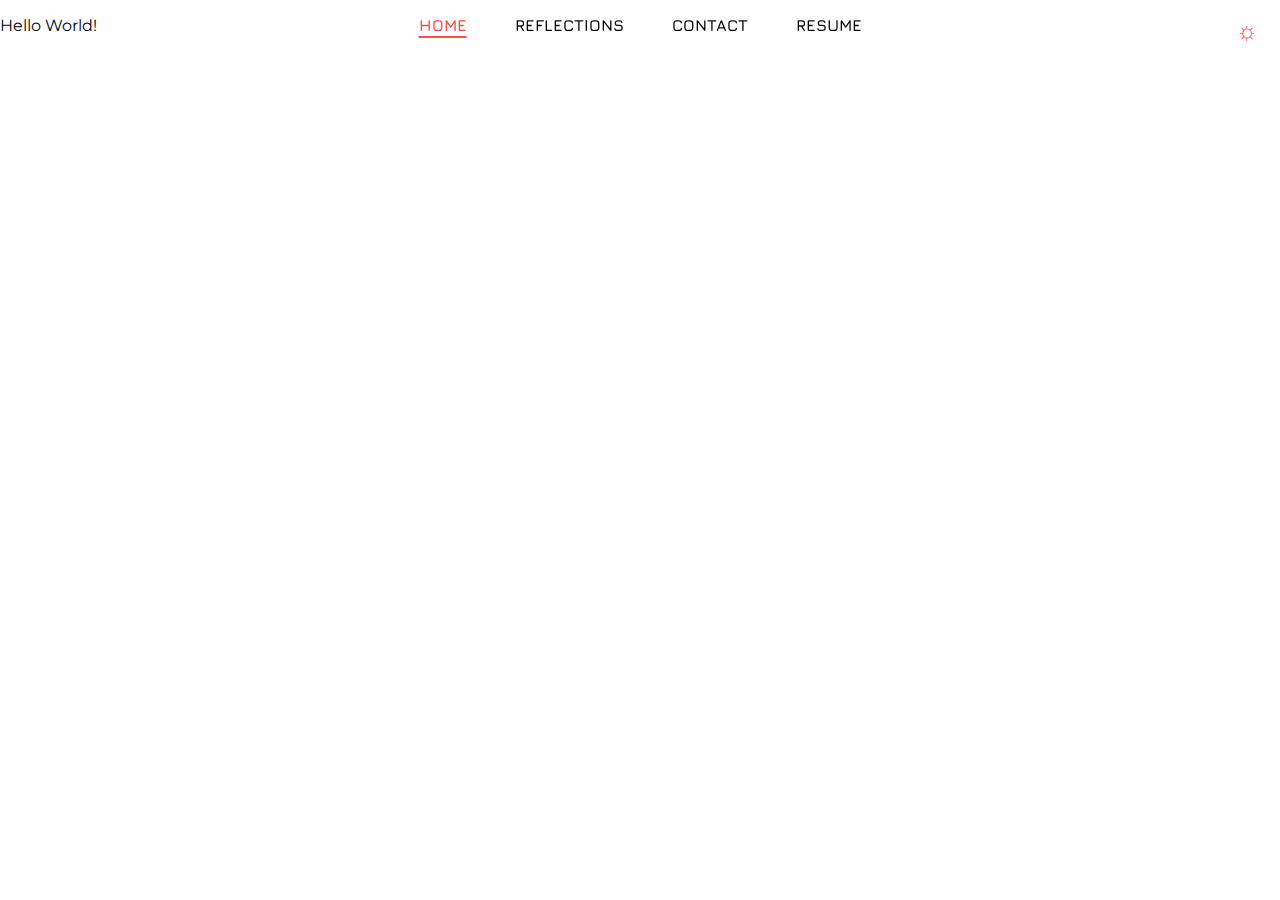
<file: index.html>
<!DOCTYPE html>
<html lang = 'en'>
<head>
    <meta charset = 'UTF-8'>
    <meta name = 'viewport' content = 'width=device-width, initial-scale = 1.0'>
    <title>Christine Chee Portfolio</title>

    <!-- Fonts -->
    <link rel="preconnect" href="https://fonts.googleapis.com">
    <link rel="preconnect" href="https://fonts.gstatic.com" crossorigin>
    <link href="https://fonts.googleapis.com/css2?family=Jura:wght@300..700&family=Montserrat:ital,wght@0,100..900;1,100..900&display=swap" rel="stylesheet">

    <!-- CSS Link -->
    <link rel = 'stylesheet' href = 'assets/styles/main.css'>

</head>
<body>
    <header>
        <button id = 'theme-mode-btn'>&#9788;</button>
        <nav id = 'nav-placeholder'></nav> 
    </header>

    <main>
        <p>Hello World!</p>
    </main>

    <footer>

    </footer>

    <!-- JS Link -->
    <script src = 'assets/js/main.js'></script>
</body>
</html>
</file>
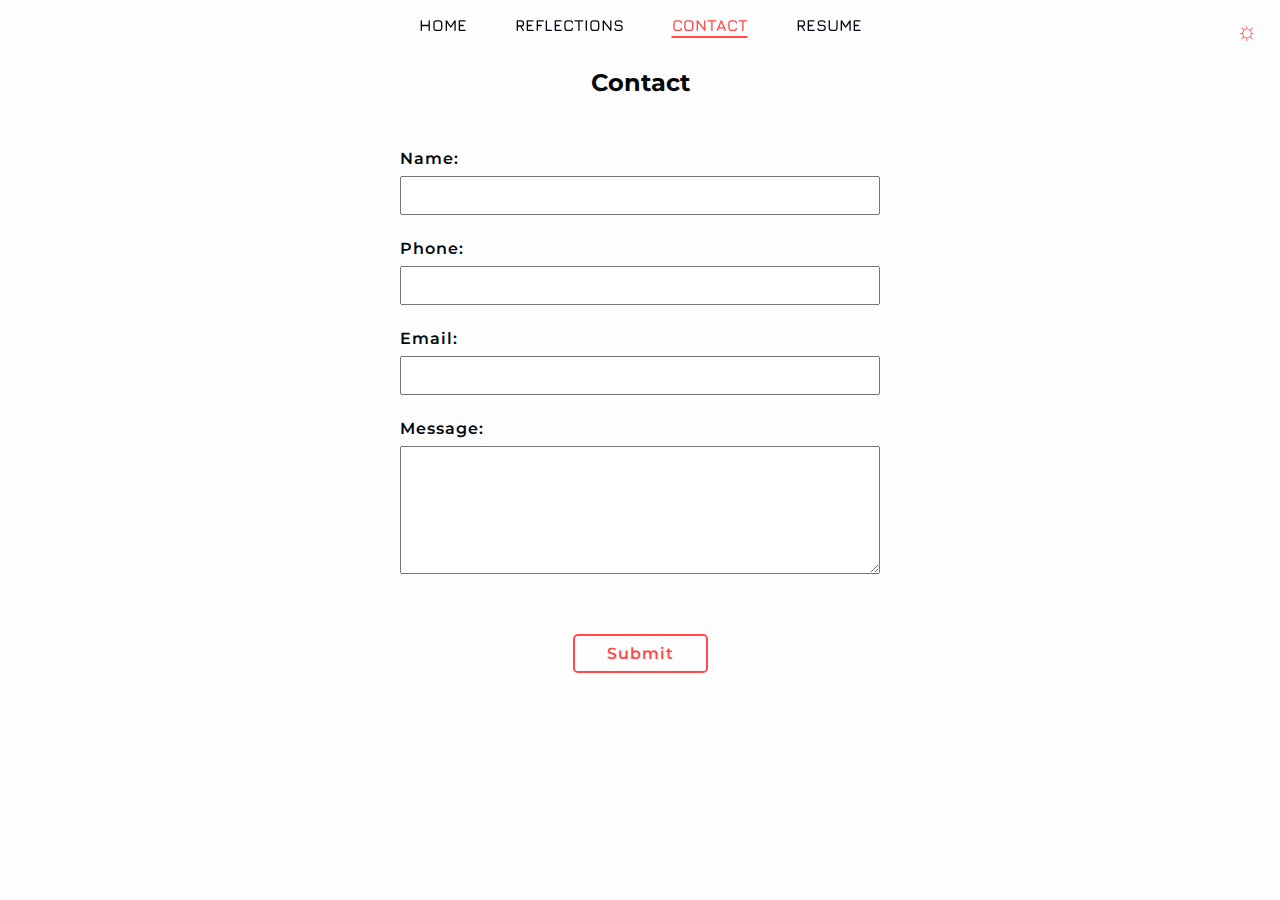
<file: contact.html>
<!DOCTYPE html>
<html lang = 'en'>
<head>
    <meta charset = 'UTF-8'>
    <meta name = 'viewport' content = 'width = device-width, initial-scale = 1.0'>
    <title>Contact - Christine Chee Portfolio</title>

    <!-- PNG favicon -->
    <link rel = 'icon' type = 'image/png' href = 'assets/images/icons-pixel-star-40.png'>

    <!-- Fonts -->
    <link rel = 'preconnect' href = 'https://fonts.googleapis.com'>
    <link rel = 'preconnect' href = 'https://fonts.gstatic.com' crossorigin>
    <link href = 'https://fonts.googleapis.com/css2?family=Jura:wght@300..700&family=Montserrat:ital,wght@0,100..900;1,100..900&display=swap' rel = 'stylesheet'>

    <!-- CSS Link -->
    <link rel = 'stylesheet' href = 'assets/styles/main.css'>

</head>
<body>
    <header>
        <button id = 'theme-mode-btn'>&#9788;</button>
        <nav id = 'nav-placeholder'></nav>
    </header>

    <main>
        <!-- Contact Intro -->
        <h2 class = 'page-title'>Contact</h2>
        <!-- Contact Form -->
        <section class = 'contact-container'>
            <form id = 'contact-form'>
                <!-- Name -->
                <label for = 'name'>Name: </label>
                <input type = 'text' id = 'name-input' name = 'name' required>

                <!-- Phone -->
                <label for = 'phone'>Phone: </label>
                <input type = 'text' id = 'phone-input' name = 'phone' required>

                <!-- Email -->
                <label for = 'email'>Email: </label>
                <input type = 'text' id = 'email-input' name = 'email' required>

                <!-- Message -->
                <label for = 'message'>Message: </label>
                <textarea id = 'message-input' name = 'message' required></textarea>

                <!-- Validation Message -->
                <div id = 'validation-message'></div> 

                <!-- Submit -->
                <button class = 'submit-btn' type = 'submit'>Submit</button>

            </form>

            <!-- Thank You Message -->
            <section id = 'thankyou-section' class = 'thankyou-section'>
                <h3> Your form has been submitted successfully. I will reach out to you soon. Thank You!</h3>
                <p>From,</p>
                <p></p>
                <!-- <img src = ''> -->
            </section>

        </section>

    </main>

    <footer>
        <section id = 'footer-placeholder'></section>
    </footer>

    <!-- JS Link -->
    <script src = 'assets/js/main.js'></script>
    <script src = 'assets/js/contact.js'></script>
</body>
</html>
</file>
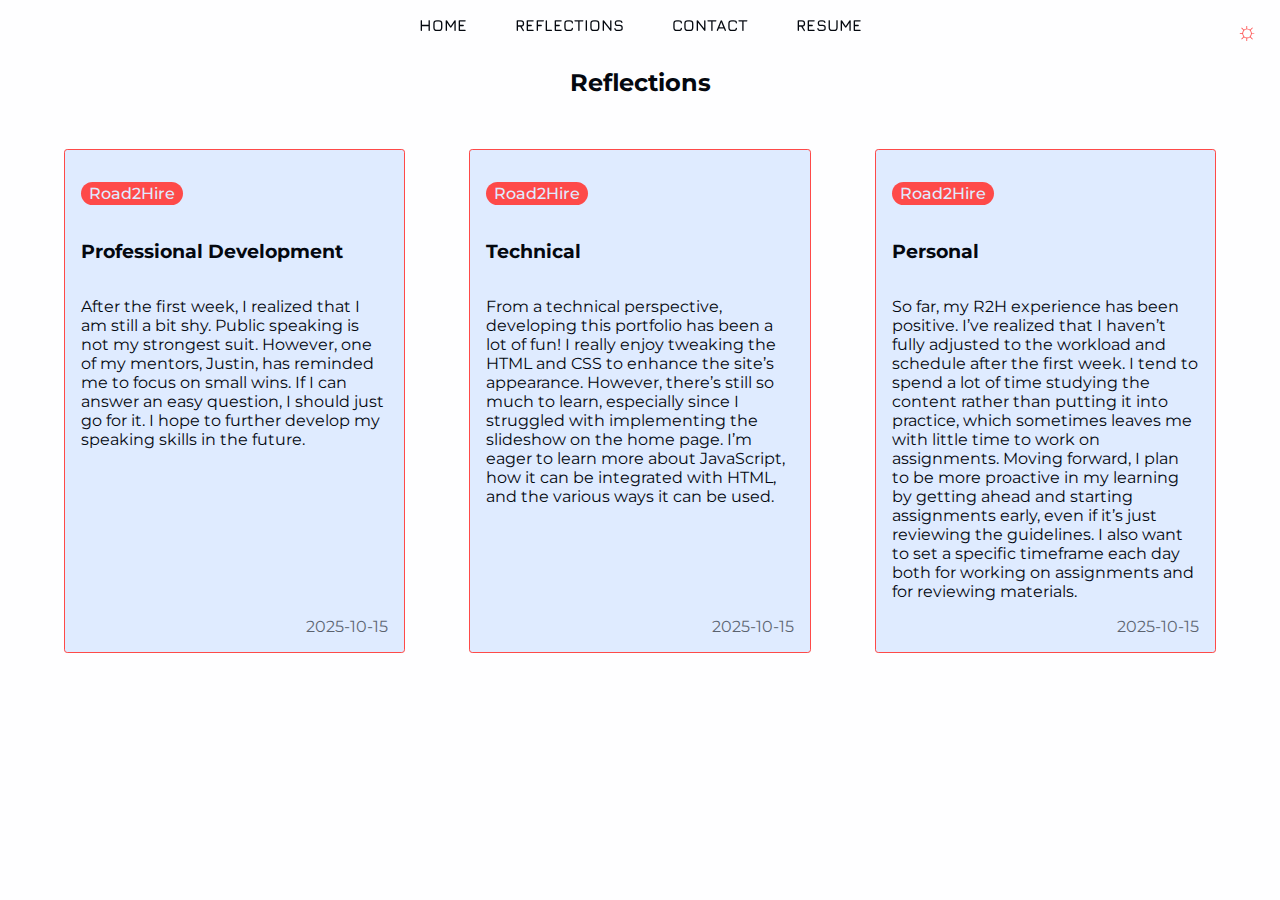
<file: reflections-r2h.html>
<!DOCTYPE html>
<html lang = 'en'>
<head>
    <meta charset = 'UTF-8'>
    <meta name = 'viewport' content = 'width = device-width, initial-scale = 1.0'>
    <title>Reflections - Christine Chee Portfolio</title>

    <!-- PNG favicon -->
    <link rel = 'icon' type = 'image/png' href = 'assets/images/icons-pixel-star-40.png'>

    <!-- Fonts -->
    <link rel = 'preconnect' href = 'https://fonts.googleapis.com'>
    <link rel = 'preconnect' href = 'https://fonts.gstatic.com' crossorigin>
    <link href = 'https://fonts.googleapis.com/css2?family=Jura:wght@300..700&family=Montserrat:ital,wght@0,100..900;1,100..900&display=swap' rel = 'stylesheet'>

    <!-- CSS Link -->
    <link rel = 'stylesheet' href = 'assets/styles/main.css'>

</head>
<body>
    <header>
        <button id = 'theme-mode-btn'>&#9788;</button>
        <nav id = 'nav-placeholder'></nav>
    </header>

    <main>
        <h2 class = 'page-title'>Reflections</h2>
        <section id = 'reflections-grid' class = 'reflections-grid'></section>


    </main>

    <footer>
        <section id = 'footer-placeholder'></section>
    </footer>

    <!-- JS Link -->
    <script src = 'assets/js/main.js'></script>
    <script src = 'assets/js/reflections-r2h.js'></script>
</body>
</html>
</file>
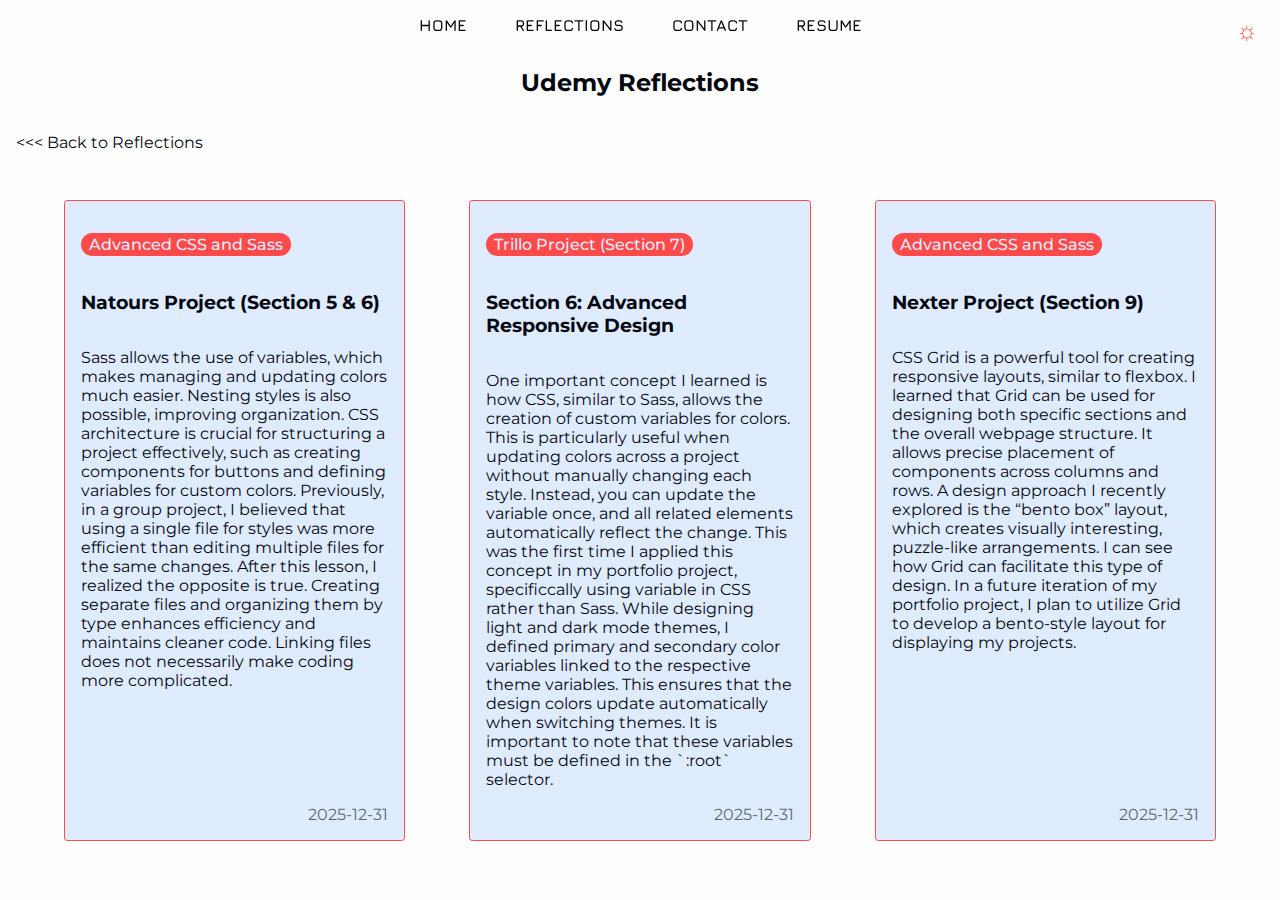
<file: reflections-udemy.html>
<!DOCTYPE html>
<html lang = 'en'>
<head>
    <meta charset = 'UTF-8'>
    <meta name = 'viewport' content = 'width = device-width, initial-scale = 1.0'>
    <title>Udemy Reflections - Christine Chee Portfolio</title>

    <!-- PNG favicon -->
    <link rel = 'icon' type = 'image/png' href = 'assets/images/icons-pixel-star-40.png'>

    <!-- Fonts -->
    <link rel = 'preconnect' href = 'https://fonts.googleapis.com'>
    <link rel = 'preconnect' href = 'https://fonts.gstatic.com' crossorigin>
    <link href = 'https://fonts.googleapis.com/css2?family=Jura:wght@300..700&family=Montserrat:ital,wght@0,100..900;1,100..900&display=swap' rel = 'stylesheet'>

    <!-- CSS Link -->
    <link rel = 'stylesheet' href = 'assets/styles/main.css'>

</head>
<body>
    <header>
        <button id = 'theme-mode-btn'>&#9788;</button>
        <nav id = 'nav-placeholder'></nav>
    </header>

    <main>
        <h2 class = 'page-title'>Udemy Reflections</h2>

        <!-- Back Button -->
        <a class = 'back-btn' data-page = 'reflections' href = 'reflections.html'> <<< Back to Reflections</a>

        <!-- Reflectioins Grid -->
        <section id = 'reflections-grid' class = 'reflections-grid'></section>
    </main>

    <footer>
        <section id = 'footer-placeholder'></section>
    </footer>

    <!-- JS Link -->
    <script src = 'assets/js/main.js'></script>
    <script src = 'assets/js/reflections-udemy.js'></script>
</body>
</html>
</file>
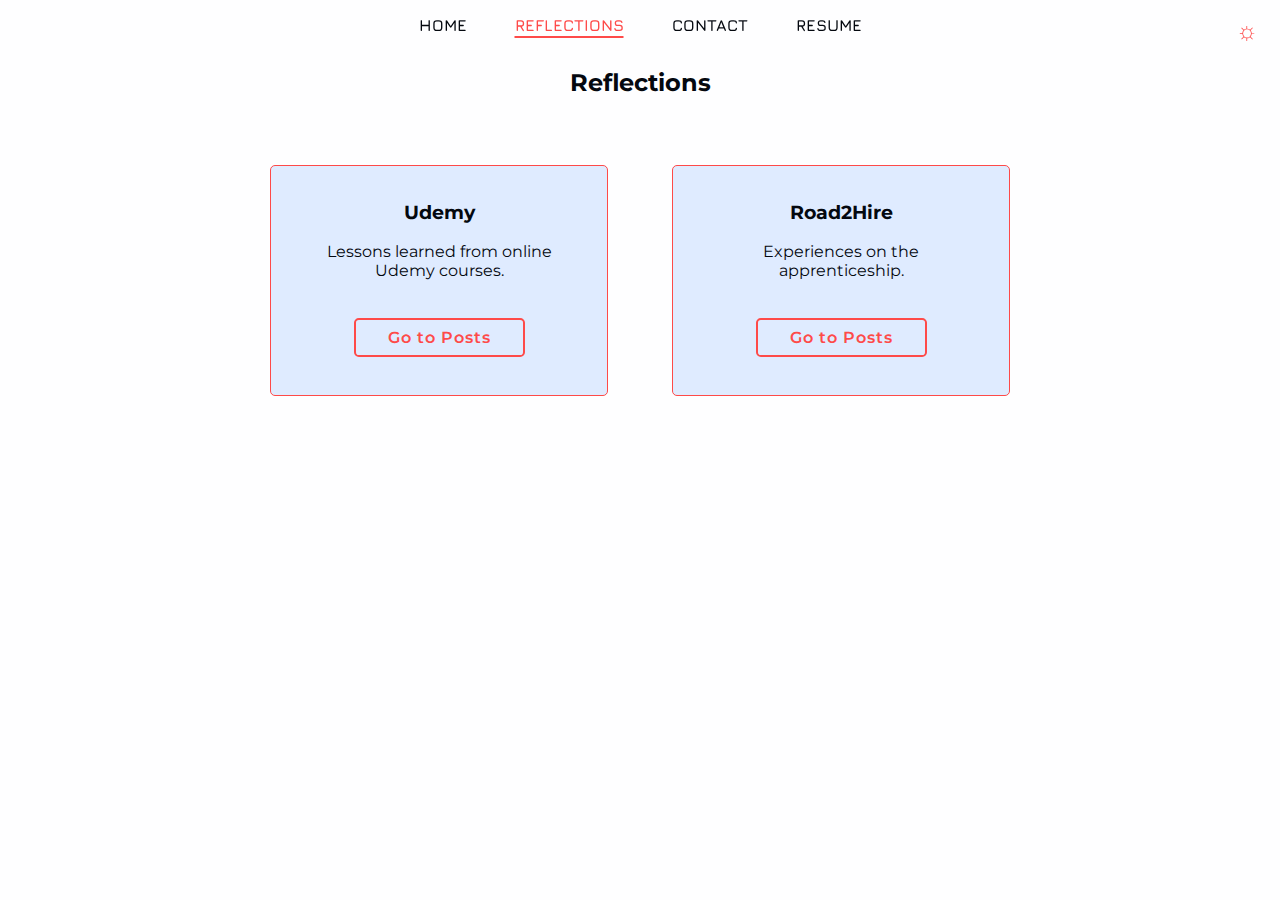
<file: reflections.html>
<!DOCTYPE html>
<html lang = 'en'>
<head>
    <meta charset = 'UTF-8'>
    <meta name = 'viewport' content = 'width = device-width, initial-scale = 1.0'>
    <title>Reflections - Christine Chee Portfolio</title>

    <!-- PNG favicon -->
    <link rel = 'icon' type = 'image/png' href = 'assets/images/icons-pixel-star-40.png'>

    <!-- Fonts -->
    <link rel = 'preconnect' href = 'https://fonts.googleapis.com'>
    <link rel = 'preconnect' href = 'https://fonts.gstatic.com' crossorigin>
    <link href = 'https://fonts.googleapis.com/css2?family=Jura:wght@300..700&family=Montserrat:ital,wght@0,100..900;1,100..900&display=swap' rel = 'stylesheet'>

    <!-- CSS Link -->
    <link rel = 'stylesheet' href = 'assets/styles/main.css'>

</head>
<body>
    <header>
        <button id = 'theme-mode-btn'>&#9788;</button>
        <nav id = 'nav-placeholder'></nav>
    </header>

    <main>
        <h2 class = 'page-title'>Reflections</h2>
        <section class = 'topic-tiles-container'>
            <!-- Udemy -->
            <div class = 'topic-tiles'>
                <h3>Udemy</h3>
                <p>Lessons learned from online Udemy courses.</p>
                <a href = 'reflections-udemy.html'>Go to Posts</a>
            </div>

            <!-- R2H -->
            <div class = 'topic-tiles'>
                <h3>Road2Hire</h3>
                <p>Experiences on the apprenticeship.</p>
                <a href = 'reflections-r2h.html'>Go to Posts</a>
            </div>
        </section>
    </main>

    <footer>
        <section id = 'footer-placeholder'></section>
    </footer>

    <!-- JS Link -->
    <script src = 'assets/js/main.js'></script>
</body>
</html>
</file>
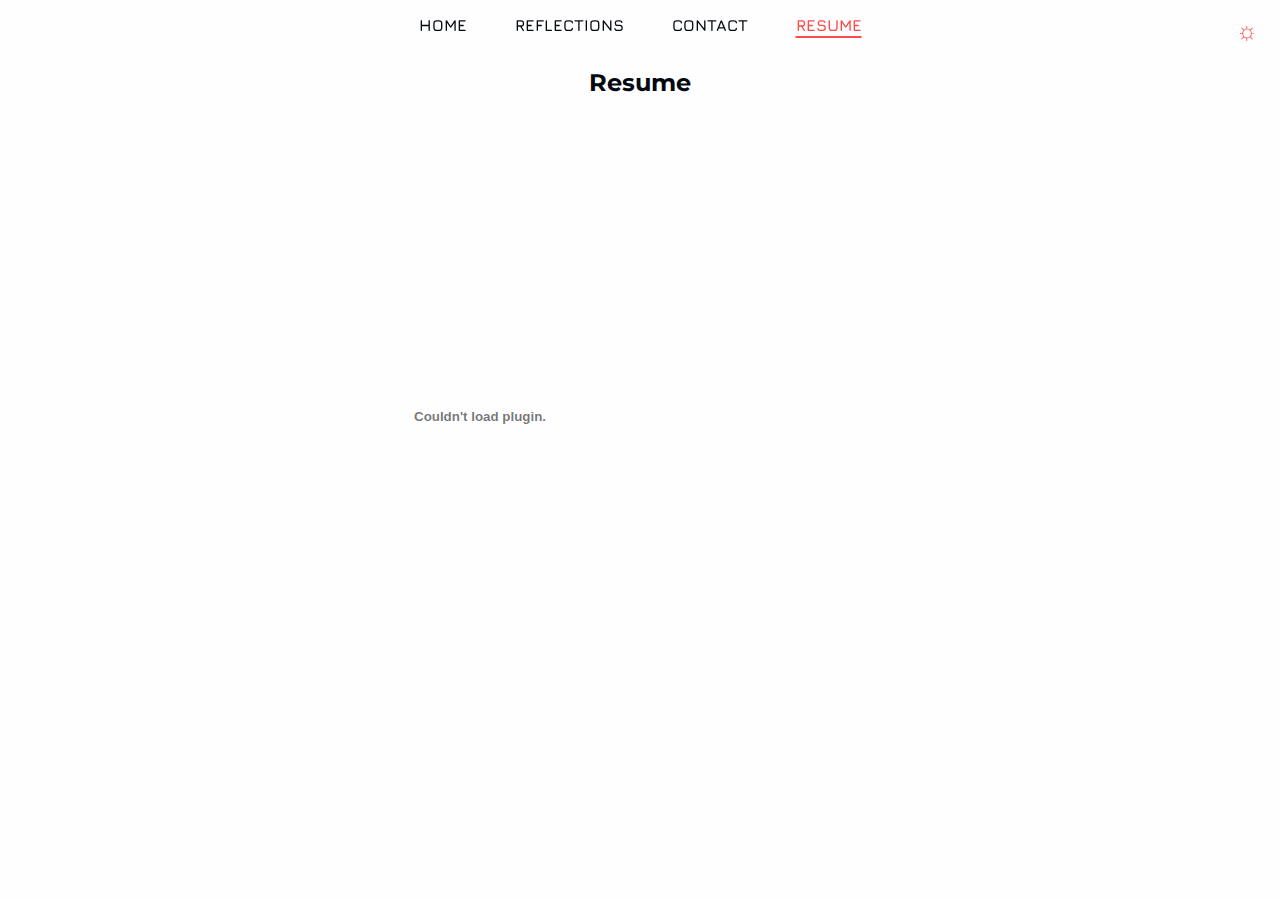
<file: resume.html>
<!DOCTYPE html>
<html lang = 'en'>
<head>
    <meta charset = 'UTF-8'>
    <meta name = 'viewport' content = 'width = device-width, initial-scale = 1.0'>
    <title>Resume - Christine Chee Portfolio</title>

    <!-- PNG favicon -->
    <link rel = 'icon' type = 'image/png' href = 'assets/images/icons-pixel-star-40.png'>

    <!-- Fonts -->
    <link rel = 'preconnect' href = 'https://fonts.googleapis.com'>
    <link rel = 'preconnect' href = 'https://fonts.gstatic.com' crossorigin>
    <link href = 'https://fonts.googleapis.com/css2?family=Jura:wght@300..700&family=Montserrat:ital,wght@0,100..900;1,100..900&display=swap' rel = 'stylesheet'>

    <!-- CSS Link -->
    <link rel = 'stylesheet' href = 'assets/styles/main.css'>

</head>
<body>
    <header>
        <button id = 'theme-mode-btn'>&#9788;</button>
        <nav id = 'nav-placeholder'></nav>
    </header>

    <main>
        <h2 class = 'page-title'>Resume</h2>
        <section>
            <embed src = 'assets/pdf/Christine_Chee_Resume.pdf' width = '75%' height = '600px' type = 'application/pdf'> 
        </section>

    </main>

    <footer>
        <section id = 'footer-placeholder'></section>
    </footer>

    <!-- JS Link -->
    <script src = 'assets/js/main.js'></script>
</body>
</html>
</file>
<file: assets/styles/main.css>
/* Mobile first (default) */
/* =========================
    Variables & Themes    
==========================*/
:root {
    --light-blue: #d5e7fe;
    --charcoal-blue: #454851ff;
    --ink-black: #04080fff;
    --glaucous: #507dbcff;
    --powder-blue: #a1c6eaff;
    --lavender: #DFEBFF;
    --alabaster-grey: #dae3e5ff;
    --white: #fefeffff;
    --tomato: #FE4A49;

    /* Dark Theme Colors */
    --dark-purple: #181627;
    --space-indigo: #171738ff;
    --deep-twilight: #2e1760ff;
    --vivid-royal: #3423a6ff;
    --glaucous: #7180b9ff;
    --apricot-cream: #fed18cff;
    --honeydew: #dff3e4ff;

    /* Active Colors */
    --color-bg: var(--white);
    --color-text: var(--ink-black);
    --color-primary: var(--ink-black);
    --color-secondary: var(--tomato);
    --color-third: var(--lavender);
    --hidden-nav-bg: var(--powder-blue);
    --footer-bg: var(--light-blue);
    --contact-ty-bg: url('../images/light-ocean.jpg');
}

.theme-dark {
    /* Active Colors */
    --color-bg: var(--space-indigo);
    --color-text: var(--white);
    --color-primary: var(--honeydew);
    --color-secondary: var(--apricot-cream);
    --color-third: var(--deep-twilight);
    --hidden-nav-bg: var(--deep-twilight);
    --footer-bg: var(--dark-purple);
    --contact-ty-bg: url('../images/dark-ocean.jpg'); 
}

/* =========================
    Base Styles    
==========================*/
html {
    margin: 0;
    padding: 0;
    height: 100%;
    min-width: 100vw;
    min-height: 100vh;
    font-family: 'Montserrat', sans-serif;
}

body {
    display: flex;
    flex-direction: column;
    margin: 0;
    padding: 0;
    height: 100%;
    background-color: var(--color-bg);
    color: var(--color-text);
    transition: background-color 0.7s ease, color 0.5s ease;
}

main {
    display: flex;
    flex-direction: column;
    /* min-height: 100vh; */
    /* flex: 1; */
    flex: 1 0 auto;
    justify-content: flex-start;
    align-content: flex-start;

}

main .page-title {
    text-align: center;
    padding-top: 2em;
}

button {
    background: none;
    font-size: 1.25em;
    border: none;
    color: var(--color-secondary);
}

/* =========================
    Header     
==========================*/
/* Top Nav */
.top-nav {
    position: fixed;
    width: 100vw;
    margin: 0.5em;
    padding: 0;
    display: flex;
    align-items: center;
    justify-content: space-between;
    overflow-x: hidden;
    background: transparent;
    color: var(--color-primary);
    z-index: 50;
}

.top-nav ul{
    display: none;
    background-color: transparent;
    backdrop-filter: blur(10px);
}

#hamburger-nav {
    display: flex;
    align-items: center;
    justify-content: center;
    background: none;
    font-size: 2em;
    border: transparent;
    color: var(--color-secondary);
    backdrop-filter: blur(10px);
    /* border: 2px solid var(--white); */
    border-radius:10px;
}

#hidden-nav {
    position: fixed;
    left: -250px;
    top: 0;
    width: 250px;
    height: 100vh;
    background: var(--hidden-nav-bg);
    color: var(--color-primary);
    transition: left 0.5s ease;
    z-index: 50;
    font-family: 'Jura', sans-serif;
    overflow: hidden;
}

#hidden-nav.open {
    left: 0;
}

#hidden-nav ul {
    margin: 0;
    padding: 3em 2em;
    width: 100%;
    height: 100%;
    list-style: none;
    display: flex;
    flex-direction: column;
    justify-content: start;
    gap: 1.5em;
    box-sizing: border-box;
}

#hidden-nav a {
    color: var(--color-primary);
    font-weight:700;
    text-decoration: none;
}

#hidden-nav a:hover {
    color: var(--color-secondary);
}

#hidden-nav a.active {
    color: var(--color-secondary);
    text-decoration: underline;
    text-decoration-thickness: 1.5px;
    text-underline-offset: 5px;
}

#nav-overlay {
    position: fixed;
    top: 0; 
    left: 0;
    width: 100vw; 
    height: 100vh;
    background: rgba(0,0,0,0.5);
    display: none;
    z-index: 45;
}

#nav-close-btn {
    position: absolute;
    top: 0.25em;
    right: 0.5em;
    font-size: 2em;
    cursor: pointer;
}

#nav-overlay.show {
    display: block;
}

/* Theme toggle always visible */
#theme-mode-btn {
    position: fixed;
    top: 1rem;
    right: 1rem;
    font-size: 1.5em;
    z-index: 55;
    background-color: transparent;
    border-radius: 1px;
    backdrop-filter: blur(10px);
}

#theme-mode-btn:hover {
    cursor: pointer;
}

@media (min-width: 768px) { 
    .top-nav {
        margin: 0.5em auto;
        display: flex;
        align-items: center;
        justify-content: center;
        overflow-x: hidden;
        background: transparent;
        color: var(--color-primary);
        font-family: 'Jura', sans-serif;
        text-transform: uppercase;
    }

    .top-nav ul {
        margin: 0;
        padding: 0.5em 1.5em;
        list-style: none;
        display: flex;
        align-items: center;
        justify-content: center;
        /* width: 100%; */
        gap: 3em;
        background-color: transparent;
        border-radius: 25px;
        backdrop-filter: blur(10px);
        display: inline-flex;
    }

    .top-nav a {
        padding: 0;
        color: var(--color-primary);
        font-weight: 700;
        text-decoration: none;
        transition: color 0.3s ease, text-underline-offset 0.3s ease;
    }

    .top-nav a:hover {
        color: var(--color-secondary);
        cursor: pointer;
    }

    .top-nav a.active {
        color: var(--color-secondary);
        text-decoration: underline;
        text-decoration-thickness: 1.5px;
        text-underline-offset: 5px;
    }

    #hamburger-nav {
        display: none;
    }
}

/* =========================
    Footer    
==========================*/
footer {
    margin-top: 2em;
    padding: 0;
    display: flex;
    flex-shrink: 0;
    justify-content: center;
    width: 100vw;
    overflow-x: hidden;
    background: var(--footer-bg);
}

.footer-containter {
    display: grid;
    grid-template:
        'brand' auto
        'nav' auto
        'connect' auto
        'copy' auto
        / 1fr;

    width: 100%;
    gap: 2em;
    padding: 0;
    align-items: flex-start;
    text-align: center;
    background: transparent;
}

.footer-personal-brand { grid-area: brand; }
.footer-nav { grid-area: nav; }
.footer-connect { grid-area: connect; }

.logo-container {
    display: flex;
    gap: 1em;
    justify-content: center;
    align-items: center;
}

.footer-connect img {
    width: 2em;
}

/* Default img are white - dark mode */
.footer-connect img:hover {
    cursor: pointer;
    opacity: 60%;
}

/* Invert to black - light mode */
body:not(.theme-dark) .footer-connect img {
    filter: invert(1);
}

.footer-copyright { 
    grid-area: copy; 
    opacity: 60%;
}

.footer-personal-brand {
    color: var(--color-secondary);
}

.footer-personal-brand p{
    margin: 0;
}

.footer-nav ul{
    margin: 0;
    padding: 0;
    list-style: none;
    display: flex;
    flex-direction: column;
    align-items: center;
    justify-content: center;
    width: 100%;
    gap: 1em;
}

.footer-nav a {
    padding: 0;
    color: var(--color-primary);
    font-weight: 400;
    text-decoration: none;
    transition: color 0.3s ease, text-underline-offset 0.3s ease;
}

.footer-nav a:hover {
    cursor: pointer;
    text-decoration: underline var(--color-secondary);
    text-decoration-thickness: 1.5px;
    text-underline-offset: 5px;
}

@media (min-width: 768px) {
    .footer-containter {
        grid-template:
            'brand connect' auto
            'nav nav' auto
            'copy  copy'  auto
            / 1fr  1fr;
        
        gap: 3em;
        padding: 1em 2em;
    }

    .footer-nav ul {
        flex-direction: row;
    }
}

@media (min-width: 1024px) {
    .footer-containter {
        grid-template:
            'brand nav connect' auto
            'copy  copy copy'   auto
            / 1fr  1fr  1fr;
        
        gap: 3em;
        padding: 1em 2em;
    }

    .footer-nav ul {
        flex-direction: column;
    }
}

/* =========================
    Hero Section    
==========================*/
/* Hero Image */
.hero {
    height: 100vh;
    position: relative;
    overflow: hidden;
    display: flex;
    justify-content: center;
    align-items: center;
}

#hero-layers {
    position: absolute;
    top: 0;
    left: 0;
    width: 100%;
    height: 100%;
    transition: opacity 0.2s ease-in-out;
}

.hero-layer {
    width: 100vw;
    height: 100%;
    object-fit: cover;
    position: absolute;
    top: 0;
    left: 0;
    will-change: transform;
    pointer-events: none;
    transform-origin: center;
}

/* Hero Overlay */
.hero-overlay {
    z-index:20;
    color: var(--color-primary);
    text-align: center;
    text-shadow: 0 0 8px rgba(255, 255, 255, 0.4);
    margin: 1em;
}

/* =========================
    About Me - Index    
==========================*/
.about-section {
    display: grid;
    grid-template-columns: 1fr;
    justify-items: center;
    align-items: center;
    gap: 2em;
    margin: 5em 1em;
}

.about-text {
    margin: 0 1em;
}

.about-text h2 {
    color: var(--color-secondary);
}

.about-text h4 {
    margin-top: 3em;
}

/* Slides */
/* Slideshow wrapper */
.about-slideshow {
    display: flex;
    flex-direction: column;
    align-items: center;
}

/* Main container */
.slide-container {
    position: relative;
    width: 100%;
    max-width: 400px;
    height: 600px;
    overflow: hidden;
}

/* Individual slides */
.slide-home {
    position: absolute;
    inset: 0;
    opacity: 0;
    transition: opacity 0.5s ease;
    width: 100%;
    height: 100%;
}

.slide-home.active {
    opacity: 1;
    position: relative;
}

/* Images */
.slide-home img {
    width: 100%;
    height: 100%;
    object-fit: cover;
    object-position: center;
    display: block;
    border-radius: 10px;
}

/* Caption */
/* .caption {
    margin-top: 0.5rem;
    font-size: 0.95rem;
    opacity: 0.8;
} */

/* Arrows */
.back,
.next {
    position: absolute;
    top: 50%;
    transform: translateY(-50%);
    font-size: 2em;
    background: var(--ink-black);
    opacity: 60%;
    color: var(--white);
    border: none;
    cursor: pointer;
    padding: 0.2em 0.3em;
    border-radius: 5px;
    z-index: 10;
}

.back { left: 10px; }
.next { right: 10px; }

.back:hover,
.next:hover {
    background: var(--ink-black);
    opacity: 80%;
}

/* Dots */
.dot-container {
    display: flex;
    justify-content: center;
    gap: 0.5em;
    margin-top: 1em;
}

.dot {
    width: 10px;
    height: 10px;
    background: var(--color-primary);
    opacity: 70%;
    border-radius: 50%;
    cursor: pointer;
}

.dot.active {
    background: var(--color-secondary);
    opacity: 100%;
}

@media (min-width: 768px) {
    .about-text {
        margin: 0 2em;
    }
}

@media (min-width: 1024px) {
    .about-section {
        grid-template-columns: 1fr 1fr;
    }

    .about-text {
        margin: 1em;
        padding-left: 5em;
    }
}

/* =========================
    Project Section    
==========================*/
.projects-section {
    display: flex;
    flex-direction: column;
    margin: 1em 1em 5em 1em;
    overflow-x: hidden;
}

.projects-grid {
    display: grid;
    justify-items: center;
    align-items: self-start;
    align-self: center;
    /* grid-template-columns: 1fr; */
    grid-template-columns: repeat(auto-fit, minmax(280px, 1fr));
    /* margin: 2em; */
    gap: 4em;
    width: 90%;
}

.project-card {
    background: var(--color-third);
    display: flex;
    flex-direction: column;
    padding: 1em;
    border-radius: 0.2em;
    width: 100%;
    max-width: 400px;
    min-height: 200px;
    margin: 1em;
    border: 1.5px solid var(--color-secondary);
}

.project-card img {
    width: 100%;
    /* max-width: 400px; */
    height: 100%;
    max-height: 300px;
    object-fit: cover;
    border-radius: 0.2em;
    margin: 0 auto;
}

.project-card .project-title {
    text-align: left;
}

.project-card .project-description {
    text-align: left;
    color: var(--color-secondary);
    background: transparent;
    width: fit-content;
    text-decoration: none;
    margin-top: 0.5rem;
    display: inline-block;
    padding: 2px 8px;
    border: 1.5px solid var(--color-secondary);
    border-radius: 5px;
    font-weight: 500;
    align-self: center;
}

.project-card .project-description:hover {
    cursor: pointer;
    color: var(--color-third);
    background: var(--color-secondary);
}

/* @media (min-width: 768px) {
    .projects-grid {
        grid-template-columns: repeat(2, 1fr);
    }
}

@media (min-width: 1250px) {
    .projects-grid {
        grid-template-columns: repeat(3, 1fr);
    }
} */

/* =========================
    Contact Form   
==========================*/
.contact-container {
    display: flex;
    flex-direction: column;
    align-self: center;
    align-content: flex-start;
    margin: 2em;
    /* padding-top: 6em; */
    width: 90%;
    max-width: 30em;
    /* height: 100vh; */
    /* background-color: var(--pale-sky); */
    border-radius: 0.2em;
    letter-spacing: 1px;
}

.contact-form {
    display: flex;
    flex-direction: column;
    text-align: left;
    align-items: center;
    /* width: 100%; */
    width: 400px;
    max-width: 30em;
    height: auto;
}

#contact-form label {
    margin-bottom: 0.5em;
    width: 100%;
    font-size: 1em;
    font-weight: 600;
}

#contact-form textarea {
    height: 8em;
}

.submit-btn {
    align-self: center;
    padding: 0.5em 2em;
    font-size: 1em;
    font-weight: 600;
    background: transparent;
    color: var(--color-secondary);
    border: 2px solid var(--color-secondary);
    border-radius: 0.3em;
    letter-spacing: 1px;
    justify-self: center;
}

#contact-form label, 
.submit-btn{
    display: block;
    font-family: "Montserrat", sans-serif;
}

#contact-form input,
#contact-form textarea {
    width: 100%;
    box-sizing: border-box;
    margin-bottom: 1.5em;
    font-family: "Montserrat", sans-serif;
    font-size: 1em;
    padding: 0.5em 1em;
}

#validation-message {
    margin: 0;
    padding-bottom: 2em;
}

/* -- Thank You Section */
.thankyou-section {
    display: none;
    flex-direction: column;
    margin: 0;
    padding: 2em;
    max-width: 30em;
    background: var(--contact-ty-bg);
    border: 2px solid var(--footer-bg);
    border-radius: 0.3em;
}

.thankyou-section h3 {
    font-weight: 600;
    backdrop-filter: blur(5px);
    padding: 1em;
    margin: 0;
}

.thankyou-section p {
    font-weight: 600;
    text-align: end;
    margin: 0;
    backdrop-filter: blur(5px);
    padding: 0.5em;
}

.thankyou-section img {
    width: 35px;
    height: auto;
    object-fit: cover;
    align-self: center;
}
@media (min-width: 768px) {
    .contact-form {
        width: 30em;
    }

    .submit-btn:hover {
        cursor: pointer;
        background-color: var(--color-secondary);
        color: var(--color-bg);
    } 
}

/* =========================
    Resume   
==========================*/ 
.resume-container {
    position: relative;
    width: 75%;
    max-width: 800px;
    padding-top: 130%; 
    margin: 2em auto;
}

.resume-container embed {
    position: absolute;
    top: 0;
    left: 0;
    width: 100%;
    height: 90%;
    border: none;
}

@media (max-width: 768px) {
    .resume-container {
        width: 95%;
        padding-top: 100%; 
    }
}

@media (max-width: 1024px) {
    .resume-container {
        width: 90%;
    }
}

/* =========================
    Reflections   
==========================*/ 
/* Main Reflections Page */
.topic-tiles-container {
    display: grid;
    grid-template-columns: 1fr;
    justify-content: center;
    justify-items: center;
    gap: 4em;
    margin: 2em;
    padding: 1em;
    border-radius: 0.2em;
}

.topic-tiles {
    text-align: center;
    background: var(--color-third);
    padding: 1em 3em 3em 3em;
    margin: 0;
    width: 15em;
    border-radius: 5px;
    border: 1.5px solid var(--color-secondary);
}

.topic-tiles p {
padding-bottom: 2em;
}

.topic-tiles a {
    align-self: center;
    padding: 0.5em 2em;
    text-decoration: none;
    font-size: 1em;
    font-weight: 600;
    background: transparent;
    color: var(--color-secondary);
    border: 2px solid var(--color-secondary);
    border-radius: 0.3em;
    letter-spacing: 1px;
    justify-self: center;
}


@media (min-width: 768px) {
    .topic-tiles-container {
        grid-template-columns: repeat(2, 1fr);
        max-width: 800px;
        margin: 2em auto;
    }

    .topic-tiles a:hover {
        cursor: pointer;
        background: var(--color-secondary);
        color: var(--color-third);
    }
}

/* R2H Udemy Reflections */
.back-btn {
    color: var(--color-text);
    text-decoration: none;
    margin: 1em;
    width: fit-content;
}

.back-btn:hover {
    cursor: pointer;
    text-decoration: underline;
    text-underline-offset: 5px;
    text-decoration-thickness: 1px;
}

.reflections-grid {
    display: grid;
    /* grid-template-columns: 1fr; */
    grid-template-columns: repeat(auto-fit, minmax(280px, 1fr));
    margin: 2em;
    gap: 4em;
    width: 90%;
    align-self: center;
}

.card {
    background: var(--color-third);
    display: flex;
    flex-direction: column;
    padding: 1em;
    border-radius: 0.2em;
    width: 90%;
    border: 1.5px solid var(--color-secondary);
}

.card img {
    width: 100%;
    max-width: 400px;
    height: 100%;
    max-height: 300px;
    object-fit: cover;
    border-radius: 0.2em;
    margin: 0 auto;
}

.card .reflections-title {
    text-align: left;
}

.card .reflections-p {
    text-align: left;
}

.card .topic {
    color: var(--color-third);
    background-color: var(--color-secondary);
    width: fit-content;
    padding: 2px 8px;
    border-radius: 12px;
    font-weight: 500;
}

.card .date {
    text-align: right;
    opacity: 60%;
    margin-top: auto;
}

/* @media (min-width: 1024px) {
    .reflections-grid {
        grid-template-columns: repeat(2, 1fr);
    }
}

@media (min-width: 1250px) {
    .reflections-grid {
        grid-template-columns: repeat(3, 1fr);
    }
} */

/* Gif */
.moving-gif {
    position: fixed;
    width: 60px;
    animation: moveAbrupt 25s infinite;
    transform-origin: center;
    object-fit: cover;
    bottom: 0;
}

/* Abrupt flip animation */
@keyframes moveAbrupt {
    0% {
        left: 0;
        transform: scaleX(1); 
    }
    49.999% {
        left: calc(100% - 125px);
        transform: scaleX(1); 
    }
    50% {
        left: calc(100% - 125px);
        transform: scaleX(-1); 
    }
    99.999% {
        left: 0;
        transform: scaleX(-1); 
    }
    100% {
        left: 0;
        transform: scaleX(1); 
    }
}
</file>
